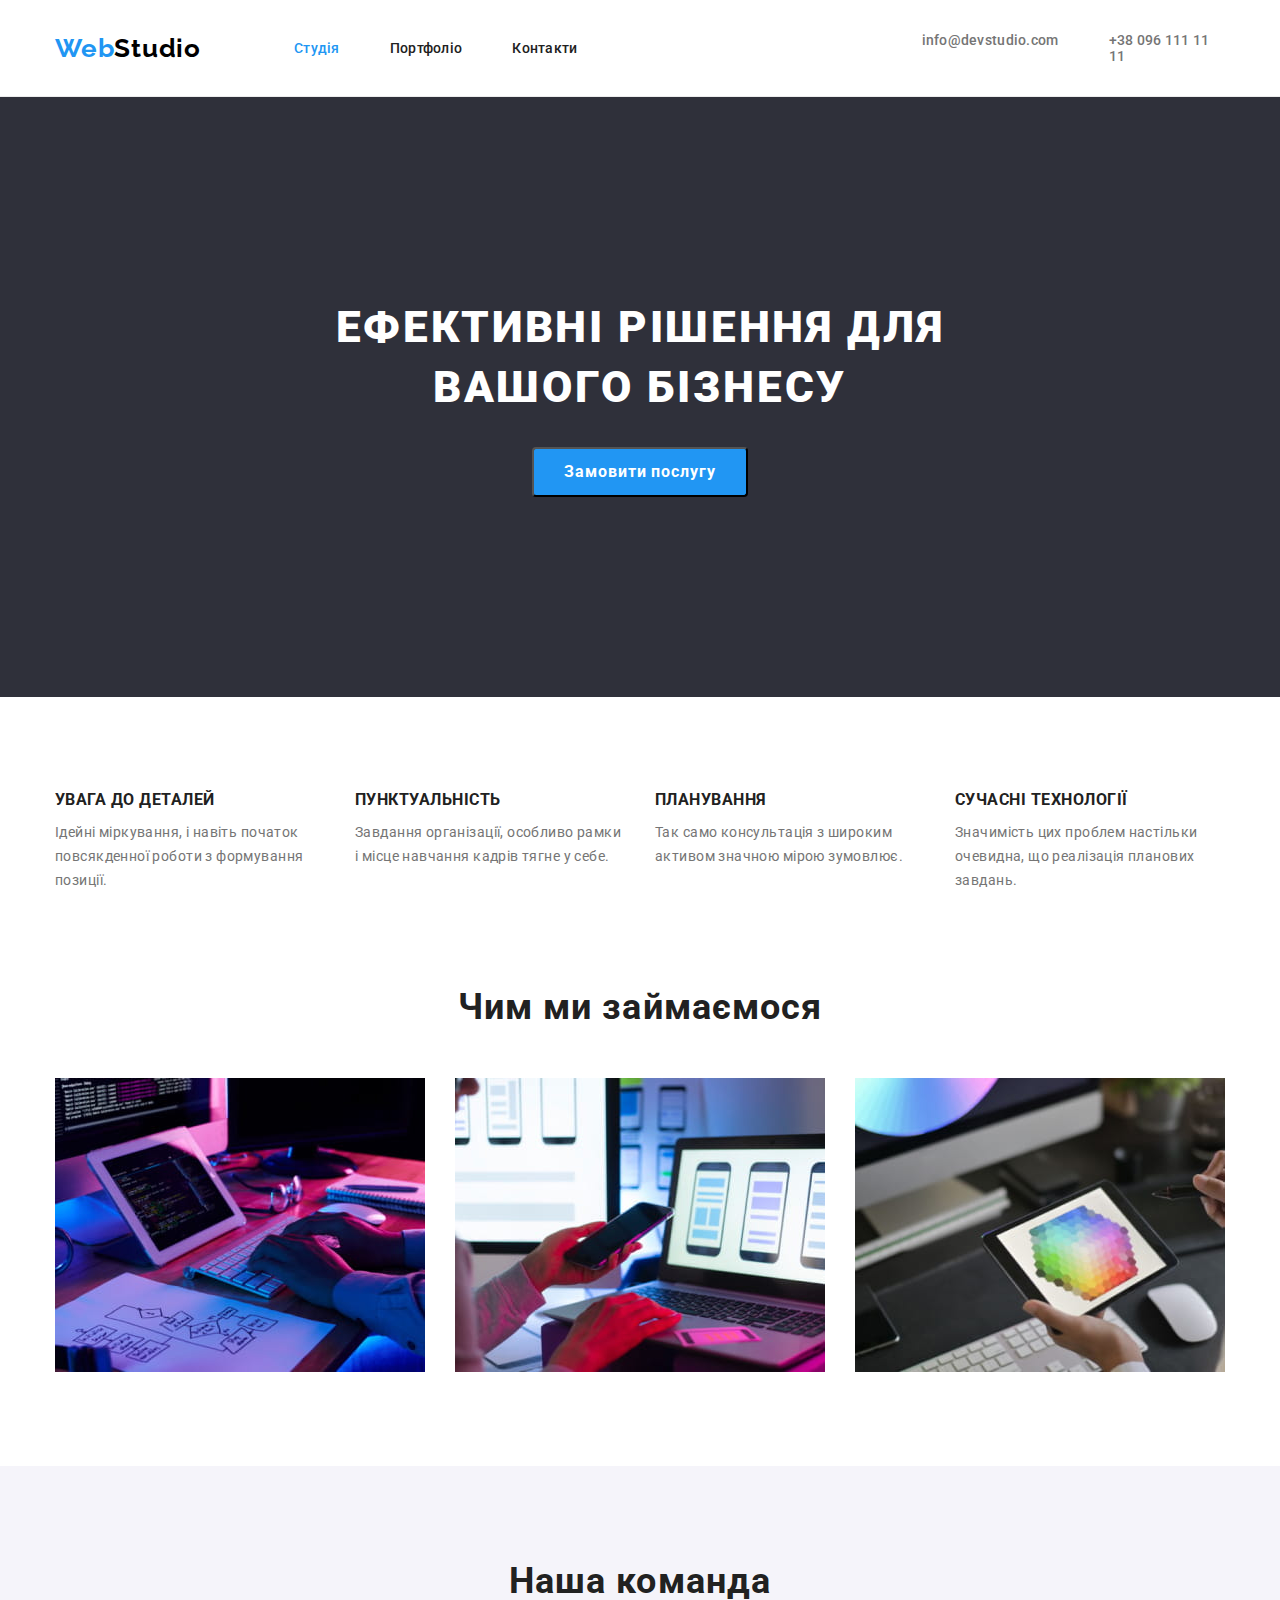
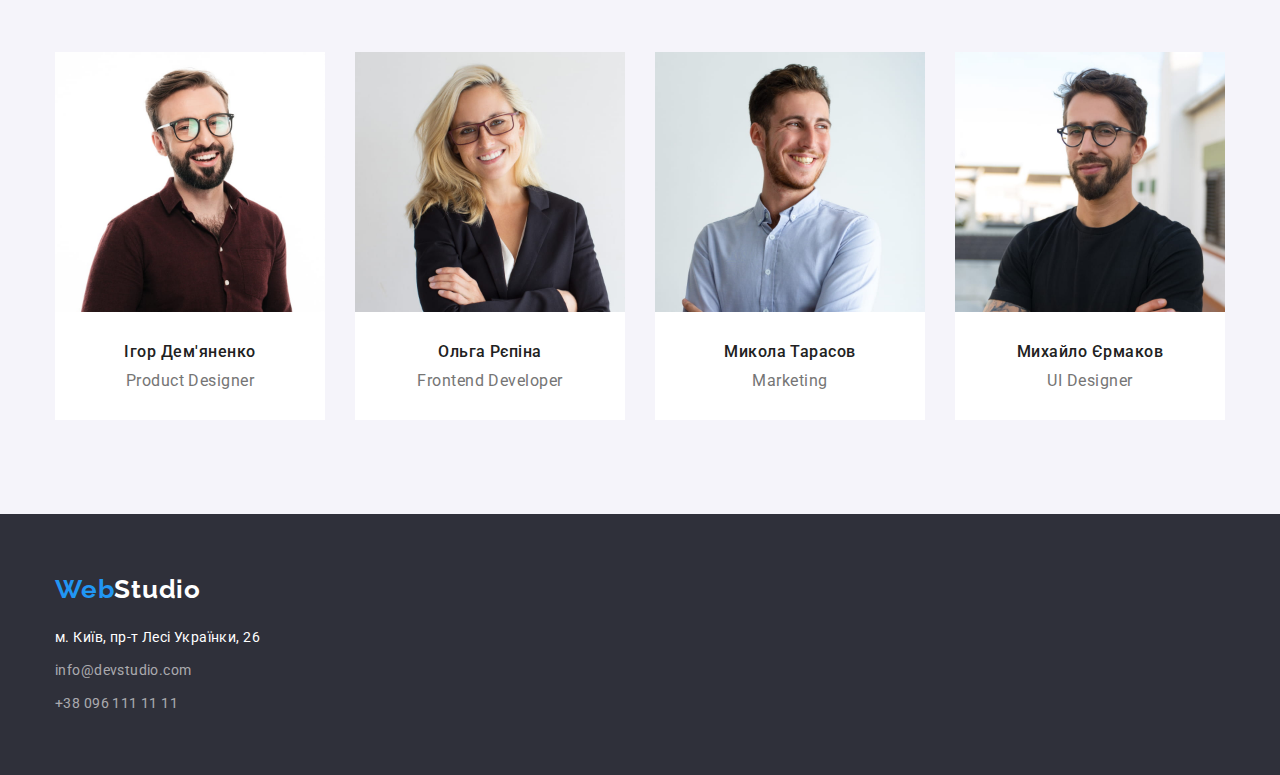
<file: index.html>
<!DOCTYPE html>
<html lang="uk">
  <head>
    <meta charset="UTF-8" />
    <meta http-equiv="X-UA-Compatible" content="IE=edge" />
    <meta name="viewport" content="width=device-width, initial-scale=1.0" />
    <title>Web Studio</title>
    <!-- Fonts -->
    <link rel="preconnect" href="https://fonts.googleapis.com" />
    <link rel="preconnect" href="https://fonts.gstatic.com" crossorigin />
    <link
      href="https://fonts.googleapis.com/css2?family=Raleway:wght@700&family=Roboto:wght@400;500;700;900&display=swap"
      rel="stylesheet"
    />
    <!-- Styles -->
    <link rel="stylesheet" href="./css/modern-normalize.css" />
    <link rel="stylesheet" href="./css/styles.css" />
  </head>
  <body class="page">
    <!--Header  -->
    <header class="header">
      <div class="container header-container">
        <a class="logo" href="/"><span>Web</span>Studio</a>
        <nav class="nav">
          <ul class="list header-list">
            <li class="list-item">
              <a class="link header-link current" href="./index.html">Студія</a>
            </li>
            <li class="list-item">
              <a class="link header-link" href="./portfolio.html">Портфоліо</a>
            </li>
            <li class="list-item"><a class="link header-link" href="">Контакти</a></li>
          </ul>
        </nav>
        <!-- Contacts -->
        <ul class="list header-list">
          <li class="list-item">
            <a class="contact-link" href="mailto:info@devstudio.com">info@devstudio.com</a>
          </li>
          <li class="list-item">
            <a class="contact-link" href="tel:+380961111111">+38 096 111 11 11</a>
          </li>
        </ul>
      </div>
    </header>
    <!-- Hero -->
    <main class="main">
      <section class="hero">
        <div class="container hero-container">
          <h1 class="hero-title">Ефективні рішення для вашого бізнесу</h1>
          <button class="btn" type="button">Замовити послугу</button>
        </div>
      </section>

      <!--Features -->
      <section class="features">
        <div class="container">
          <h2 hidden class="section-title">Переваги студії</h2>
          <ul class="list features-list">
            <li class="features-list-item">
              <h3 class="subtitle">УВАГА ДО ДЕТАЛЕЙ</h3>
              <p class="desc">
                Ідейні міркування, і навіть початок повсякденної роботи з формування позиції.
              </p>
            </li>
            <li class="features-list-item">
              <h3 class="subtitle">ПУНКТУАЛЬНІСТЬ</h3>
              <p class="desc">
                Завдання організації, особливо рамки і місце навчання кадрів тягне у себе.
              </p>
            </li>
            <li class="features-list-item">
              <h3 class="subtitle">ПЛАНУВАННЯ</h3>
              <p class="desc">Так само консультація з широким активом значною мірою зумовлює.</p>
            </li>
            <li class="features-list-item">
              <h3 class="subtitle">СУЧАСНІ ТЕХНОЛОГІЇ</h3>
              <p class="desc">
                Значимість цих проблем настільки очевидна, що реалізація планових завдань.
              </p>
            </li>
          </ul>
        </div>
      </section>

      <!-- What we do -->
      <section class="occupation">
        <div class="container">
          <h2 class="section-title">Чим ми займаємося</h2>
          <ul class="list occupation-list">
            <li class="list-item">
              <img
                src="./images/whatwedo/laptop.jpg"
                alt="Ноутбук на столі"
                width="370"
                height="294"
              />
            </li>
            <li class="list-item">
              <img src="./images/whatwedo/mobilephone.jpg" alt="Телефон" width="370" height="294" />
            </li>
            <li class="list-item">
              <img src="./images/whatwedo/tablet.jpg" alt="Планшет" width="370" height="294" />
            </li>
          </ul>
        </div>
      </section>

      <!-- Our team -->
      <section class="team">
        <div class="container">
          <h2 class="section-title">Наша команда</h2>
          <ul class="list team-list">
            <li class="team-list-item">
              <img
                src="./images/ourteam/img.jpg"
                alt="Усміхнений чоловік в окулярах"
                width="270"
                height="260"
              />
              <div class="team-desc">
              <h3 class="team-name">Ігор Дем'яненко</h3>
              <p class="team-position" lang="en">Product Designer</p>
            </div>
            </li>
            <li class="team-list-item">
              <img
                src="./images/ourteam/img-1.jpg"
                alt="Жінка-блондинка"
                width="270"
                height="260"
              />
              <div class="team-desc">
              <h3 class="team-name">Ольга Рєпіна</h3>
              <p class="team-position" lang="en">Frontend Developer</p>
            </div>
            </li>
            <li class="team-list-item">
              <img
                src="./images/ourteam/img-2.jpg"
                alt="Усміхнений чоловік"
                width="270"
                height="260"
              />
              <div class="team-desc">
              <h3 class="team-name">Микола Тарасов</h3>
              <p class="team-position" lang="en">Marketing</p>
            </div>
            </li>
            <li class="team-list-item">
              <img
                src="./images/ourteam/img-3.jpg"
                alt="Чоловік в окулярах"
                width="270"
                height="260"
              />
              <div class="team-desc">
              <h3 class="team-name">Михайло Єрмаков</h3>
              <p class="team-position" lang="en">UI Designer</p>
            </div>
            </li>
          </ul>
        </div>
      </section>
    </main>
    <!-- Footer -->
    <footer class="footer">
      <div class="container">
        <a class="footer-logo" href="/"><span>Web</span>Studio</a>
        <address class="address">
          <ul class="list address-list">
            <li class="address-list-item">
              <a
                class="link address-link"
                href="https://goo.gl/maps/gwhvkXHkBeZeqryQA"
                target="_blank"
                rel="noreferrer noopener"
                >м. Київ, пр-т Лесі Українки, 26</a
              >
            </li>
            <li class="address-list-item">
              <a class="link address-contact-link" href="mailto:info@devstudio.com">info@devstudio.com</a>
            </li>
            <li class="address-list-item">
              <a class="link address-contact-link" href="tel:+380961111111">+38 096 111 11 11</a>
            </li>
          </ul>
        </address>
      </div>
    </footer>
  </body>
</html>
</file>
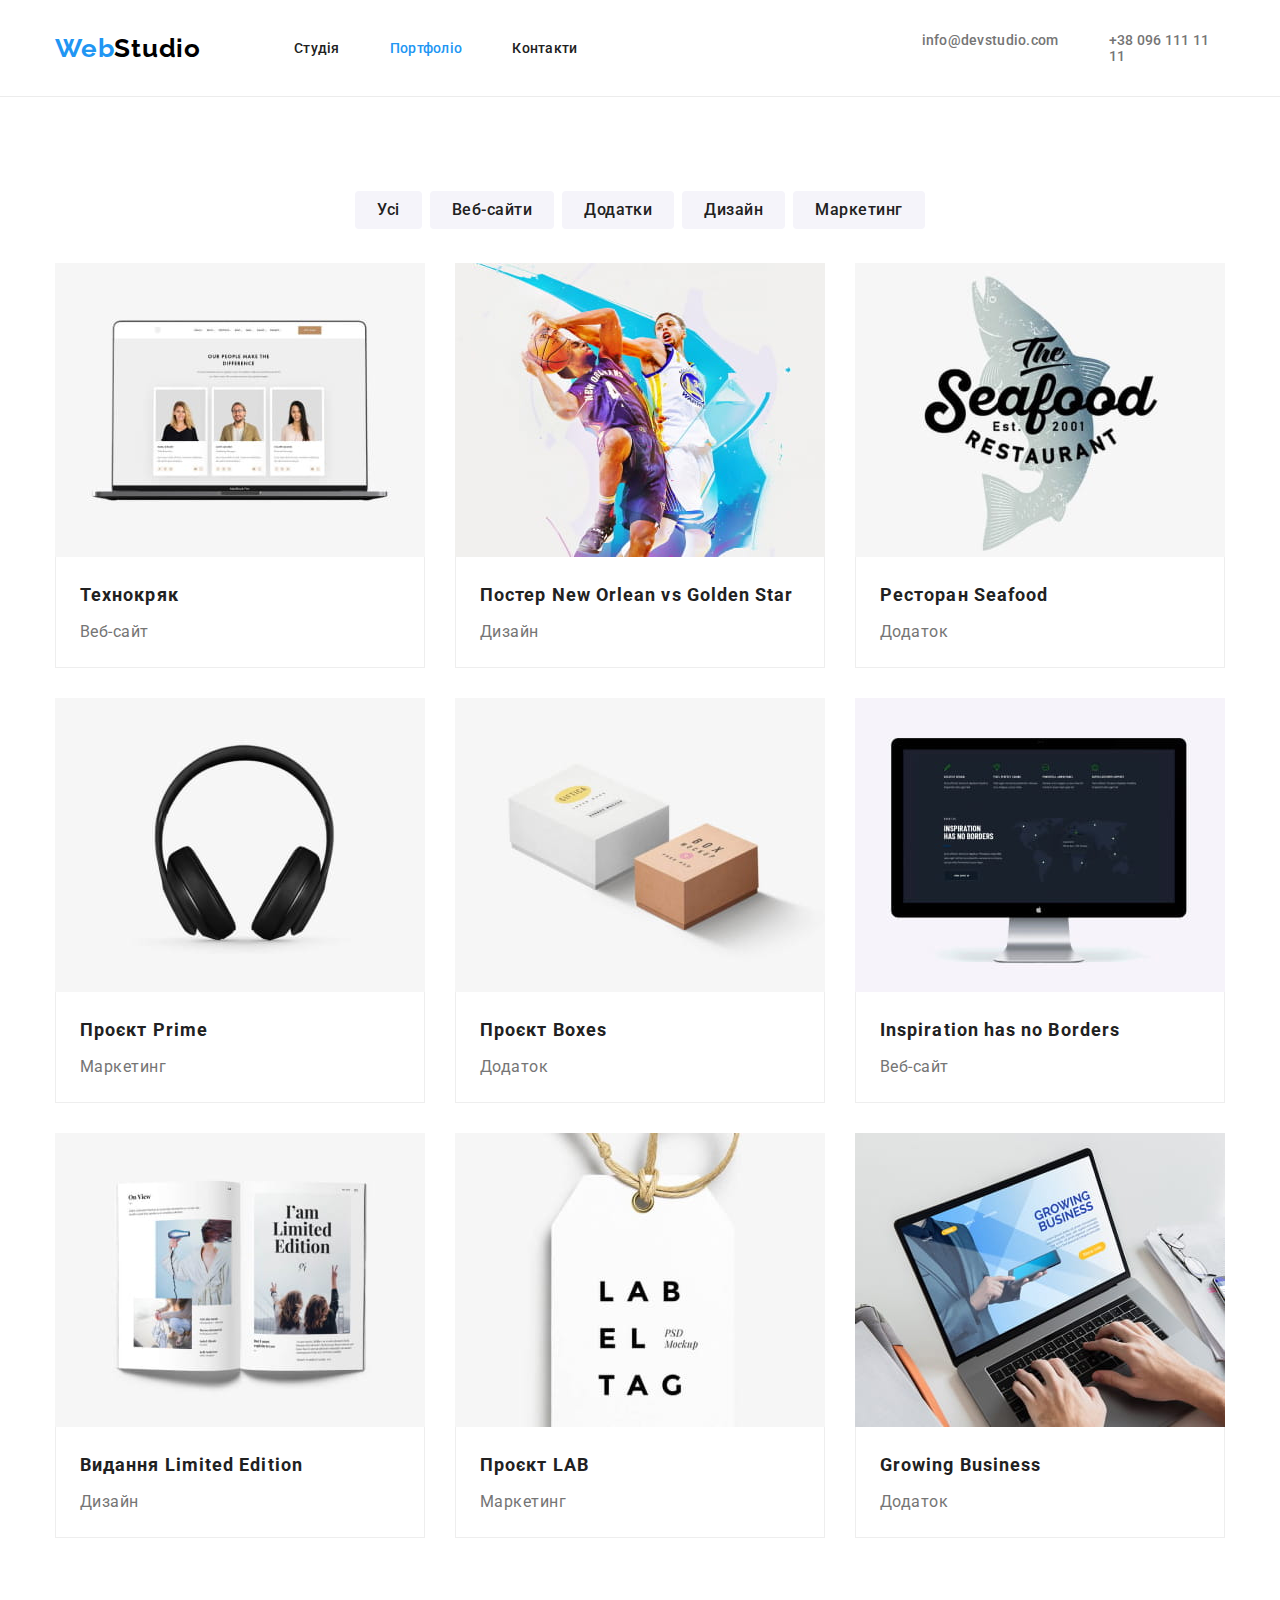
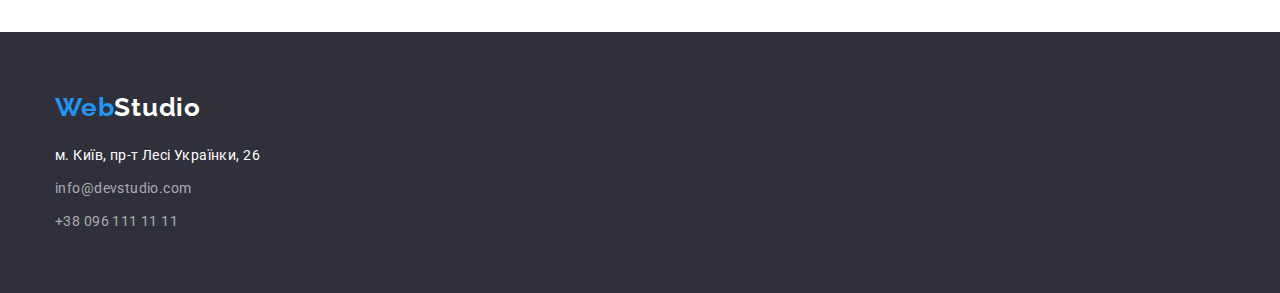
<file: portfolio.html>
<!DOCTYPE html>
<html lang="uk">
  <head>
    <meta charset="UTF-8" />
    <meta http-equiv="X-UA-Compatible" content="IE=edge" />
    <meta name="viewport" content="width=device-width, initial-scale=1.0" />
    <title>WebStudio</title>
    <!-- Fonts -->
    <link rel="preconnect" href="https://fonts.googleapis.com">
<link rel="preconnect" href="https://fonts.gstatic.com" crossorigin>
<link href="https://fonts.googleapis.com/css2?family=Raleway:wght@700&family=Roboto:wght@400;500;700;900&display=swap" rel="stylesheet">
<!-- Styles -->
<link rel="stylesheet" href="./css/modern-normalize.css">
    <link rel="stylesheet" href="./css/styles.css" />
  </head>
  <body class="page">
    <!--Header  -->
    <header class="header">
      <div class="container header-container">
        <a class="logo" href="/"><span>Web</span>Studio</a>
        <nav class="nav">
          <ul class="list header-list">
            <li class="list-item">
              <a class="link header-link" href="./index.html">Студія</a>
            </li>
            <li class="list-item">
              <a class="link header-link current" href="./portfolio.html">Портфоліо</a>
            </li>
            <li class="list-item"><a class="link header-link" href="">Контакти</a></li>
          </ul>
        </nav>
        <!-- Contacts -->
        <ul class="list header-list">
          <li class="list-item">
            <a class="contact-link" href="mailto:info@devstudio.com">info@devstudio.com</a>
          </li>
          <li class="list-item">
            <a class="contact-link" href="tel:+380961111111">+38 096 111 11 11</a>
          </li>
        </ul>
      </div>
    </header>
    <!-- Main content -->
    <main class="main">
      <section class="portfolio">
        <div class="container">
        <h1 hidden class="main-title">Портфоліо</h1>
        <!-- Filters -->
          <ul  class="filters-list">
            <li class="list-item">
              <button class="btn" type="button">Усі</button>
            </li>
            <li class="list-item">
              <button class="btn" type="button">Веб-сайти</button>
            </li>
            <li class="list-item">
              <button class="btn" type="button">Додатки</button>
            </li>
            <li class="list-item">
              <button class="btn" type="button">Дизайн</button>
            </li>
            <li class="list-item">
              <button class="btn" type="button">Маркетинг</button>
            </li>
          </ul>
        
        <!-- Projects -->
        
          <ul class="list projects-list">
            <li class="projects-item">
              <img
                src="./images/portfolio/img.jpg"
                alt="Сторінка веб-сайту"
                width="370"
                height="294"
              />
              <div class="projects-desc">
              <h3 class="project-title">Технокряк</h3>
              <p class="project-type">Веб-сайт</p>
              </div>
            </li>
            <li class="projects-item">
              <img src="./images/portfolio/img-1.jpg" alt="Постер" width="370" height="294" />
              <div class="projects-desc">
              <h3 class="project-title">Постер New Orlean vs Golden Star</h3>
              <p class="project-type">Дизайн</p>
              </div>
            </li>
            <li class="projects-item">
              <img
                src="./images/portfolio/img-2.jpg"
                alt="Логотип ресторану"
                width="370"
                height="294"
              />
              <div class="projects-desc">
              <h3 class="project-title">Ресторан Seafood</h3>
              <p class="project-type">Додаток</p>
              </div>
            </li>
            <li class="projects-item">
              <img src="./images/portfolio/img-3.jpg" alt="Навушники" width="370" height="294" />
              <div class="projects-desc">
              <h3 class="project-title">Проєкт Prime</h3>
              <p class="project-type">Маркетинг</p>
              </div>
            </li>
            <li class="projects-item">
              <img src="./images/portfolio/img-4.jpg" alt="Коробки" width="370" height="294" />
              <div class="projects-desc">
              <h3 class="project-title">Проєкт Boxes</h3>
              <p class="project-type">Додаток</p>
              </div>
            </li>
            <li class="projects-item">
              <img
                src="./images/portfolio/img-5.jpg"
                alt="Сторінка веб-сайту"
                width="370"
                height="294"
              />
              <div class="projects-desc">
              <h3 class="project-title">Inspiration has no Borders</h3>
              <p class="project-type">Веб-сайт</p>
              </div>
            </li>
            <li class="projects-item">
              <img
                src="./images/portfolio/img-6.jpg"
                alt="Розкрита книга"
                width="370"
                height="294"
              />
              <div class="projects-desc">
              <h3 class="project-title">Видання Limited Edition</h3>
              <p class="project-type">Дизайн</p>
              </div>
            </li>
            <li class="projects-item">
              <img src="./images/portfolio/img-7.jpg" alt="Етикетка" width="370" height="294" />
              <div class="projects-desc">
              <h3 class="project-title">Проєкт LAB</h3>
              <p class="project-type">Маркетинг</p>
              </div>
            </li>
            <li class="projects-item">
              <img src="./images/portfolio/img-8.jpg" alt="Ноутбук" width="370" height="294" />
              <div class="projects-desc">
              <h3 class="project-title">Growing Business</h3>
              <p class="project-type">Додаток</p>
              </div>
            </li>
          </ul>
        </div>
      </section>
    </main>
<!-- Footer -->
<footer class="footer">
  <div class="container">
    <a class="footer-logo" href="/"><span>Web</span>Studio</a>
    <address class="address">
      <ul class="list address-list">
        <li class="address-list-item">
          <a
            class="link address-link"
            href="https://goo.gl/maps/gwhvkXHkBeZeqryQA"
            target="_blank"
            rel="noreferrer noopener"
            >м. Київ, пр-т Лесі Українки, 26</a
          >
        </li>
        <li class="address-list-item">
          <a class="link address-contact-link" href="mailto:info@devstudio.com">info@devstudio.com</a>
        </li>
        <li class="address-list-item">
          <a class="link address-contact-link" href="tel:+380961111111">+38 096 111 11 11</a>
        </li>
      </ul>
    </address>
  </div>
</footer>
  </body>
</html>
</file>
<file: css/styles.css>
:root {
    /* Fonts */
--main-font: Roboto, sans-serif; 
--secondary-font: Raleway, sans-serif;

    /* Text colors */
--main-txt-cl:#212121;
--accent-txt-cl: #2196F3;
--logo-txt-cl: #000000;
--supporting-txt-cl: #757575;
--light-txt-cl:#FFFFFF;

    /* Background colors */
--main-bg-cl:#FFFFFF;
--supporting-bg-cl:#2F303A;
--accent-bg-cl: #2196F3;
--grey-bg-cl: #F5F4FA;

    /* Others */
--items: 3;
--indent: 30px;
}

.page {
    font-family: var(--main-font);
    font-size: 14px;
    line-height: calc(24 / 14);
    color: var(--main-txt-cl);
    background-color: var(--main-bg-cl);
}

/* Reset */

h1,h2,h3,h4,h5,h6,p {
    margin: 0;
}

.link,
.contact-link {
    text-decoration: none;
    color: currentColor;
}

.list,
.filters-list {
    list-style: none;
    margin: 0;
    padding: 0;
}

.container {
    width: 1200px;
    padding-left: 15px;
    padding-right: 15px;
    margin-left: auto;
    margin-right: auto;
}

/* Header */

.header {
border-bottom: 1px solid #ECECEC;
}

.header-container {
display: flex;
align-items: center;
}

.logo {
 margin-right: 93px;   
padding-top: 24px;
padding-bottom: 24px;
}

.header .logo {
font-family: var(--secondary-font);
font-weight: 700;
font-size: 26px;
line-height: calc(31/26);
letter-spacing: 0.03em;
color: var(--logo-txt-cl);
text-decoration: none;
}

.logo span,
.footer-logo span{
color: var(--accent-txt-cl);
}

.nav {
    margin-right: 344px;
}

.header-list {
display: flex;
gap: 50px;
}

.header-link {
font-weight: 500;
line-height: calc(16/14);
letter-spacing: 0.02em;
padding-top: 32px;
padding-bottom: 32px;
display: block;
}

.contact-link {
font-weight: 500;
line-height: calc(16/14);
letter-spacing: 0.02em;
color: var(--supporting-txt-cl);  
padding-top: 32px;
padding-bottom: 32px;
display: block;
}

.header .link:hover,
.header .link:focus,
.contact-link:hover,
.contact-link:focus {
 color: var(--accent-txt-cl);   
}

.current {
    color: var(--accent-txt-cl);
}

/* Hero */

.hero {
    background-color:var(--supporting-bg-cl);
    padding-top: 200px;
    padding-bottom: 200px;
    text-align: center;
}

.hero-container {
    width: 696px;
}

.hero-title {
font-weight: 900;
font-size: 44px;
line-height: calc(60/44);
letter-spacing: 0.06em;
text-transform: uppercase;
color: var(--light-txt-cl);
margin-bottom: 30px;
}

.hero .btn {
font-family: inherit;
font-weight: 700;
font-size: 16px;
line-height: calc(30/16);
letter-spacing: 0.06em;
color: var(--light-txt-cl);
background-color: var(--accent-bg-cl);
cursor: pointer;
width: 216px;
border-radius: 4px;
padding: 8px 28px;
}

/* Features */

.features {
    padding-top: 94px;
    padding-bottom: 94px;
}

.features-list {
    display: flex;
    gap: 30px;
}

.features-list-item {
    width: 270px;
}

.subtitle {
font-weight: 700;
line-height: calc(16/14);
letter-spacing: 0.03em;
text-transform: uppercase;
color: var(--main-txt-cl); 
margin-bottom: 10px;  
}

.desc {
letter-spacing: 0.03em;
color: var(--supporting-txt-cl);  
}

/* What we do */

.occupation {
padding-bottom: 94px;
}

.section-title {
font-weight: 700;
font-size: 36px;
line-height: calc(42/36);
text-align: center;
letter-spacing: 0.03em;
color: var(--main-txt-cl); 
margin-bottom: 50px;  
}

.occupation-list {
    display: flex;
    gap: 30px;
}

img {
    display: block;
    max-width: 100%;
    height: auto;
}

/* Our team */

.team {
background-color: var(--grey-bg-cl);
padding-top: 94px;
padding-bottom: 94px;
}


.team-list {
    display: flex;
    gap: 30px;
}

.team-list-item {
    width: 270px;
}

.team-desc {
 padding-top: 30px;
 padding-bottom: 30px; 
 background-color: var(--main-bg-cl);  
}

.team-name {
font-weight: 500;
font-size: 16px;
line-height: calc(19/16);
text-align: center;
letter-spacing: 0.03em;
color: var(--main-txt-cl); 
margin-bottom: 10px;
}

.team-position {
font-size: 16px;
line-height: calc(19/16);
text-align: center;
letter-spacing: 0.03em;
color: var(--supporting-txt-cl);  
}

/* Footer */

.footer {
    background-color: var(--supporting-bg-cl);
    padding-top: 60px;
    padding-bottom: 60px;
}

.footer-logo {
font-family: var(--secondary-font);
font-weight: 700;
font-size: 26px;
line-height: calc(31/26);
letter-spacing: 0.03em;
color: var(--light-txt-cl);   
text-decoration: none; 
display: block;
margin-bottom: 20px;
}


.address-list-item:not(:last-child) {
margin-bottom: 9px;
}

.address-link {
letter-spacing: 0.03em;
color: var(--light-txt-cl); 
font-style: normal;
}

.address-contact-link {
letter-spacing: 0.03em;
color: rgba(255, 255, 255, 0.6);
font-style: normal;
}

.address-contact-link:hover, 
.address-contact-link:focus {
color: var(--accent-txt-cl);    
}

/* Portfolio */

.portfolio {
    padding-top: 94px;
    padding-bottom: 94px;
}
/* Filters */

.filters-list {
    display: flex;
    justify-content: center;
    gap: 8px;
    margin-bottom: 34px;
}
.filters-list .btn {
font-family: inherit;
font-weight: 500;
font-size: 16px;
line-height: calc(26/16);
text-align: center;
letter-spacing: 0.03em;
color: var(--main-txt-cl);
background-color: var(--grey-bg-cl);
padding: 6px 22px;
border-radius: 4px;
border: transparent;
}

.filters-list .btn:hover, 
.filters-list .btn:focus{
background-color: var(--accent-bg-cl);  
color: var(--light-txt-cl);
cursor: pointer;  
}

/* Projects */

.projects-list {
    display: flex;
    flex-wrap: wrap;
    margin-left: calc(-1*var(--indent));
    margin-top: calc(-1*var(--indent));
}

.projects-item {
flex-basis: calc(100%/var(--items) - var(--indent));  
margin-left: var(--indent);
margin-top: var(--indent);
}

.projects-desc {
    padding: 20px 24px;
    border-left: 1px solid #EEEEEE; 
    border-bottom: 1px solid #EEEEEE; 
    border-right: 1px solid #EEEEEE; 
}

.project-title {
font-weight: 700;
font-size: 18px;
line-height: calc(36/18);
letter-spacing: 0.06em;
color: var(--main-txt-cl);
margin-bottom: 4px;
}

.project-type {
font-size: 16px;
line-height: calc(30/16);
letter-spacing: 0.03em;
color: var(--supporting-txt-cl);
}
</file>
